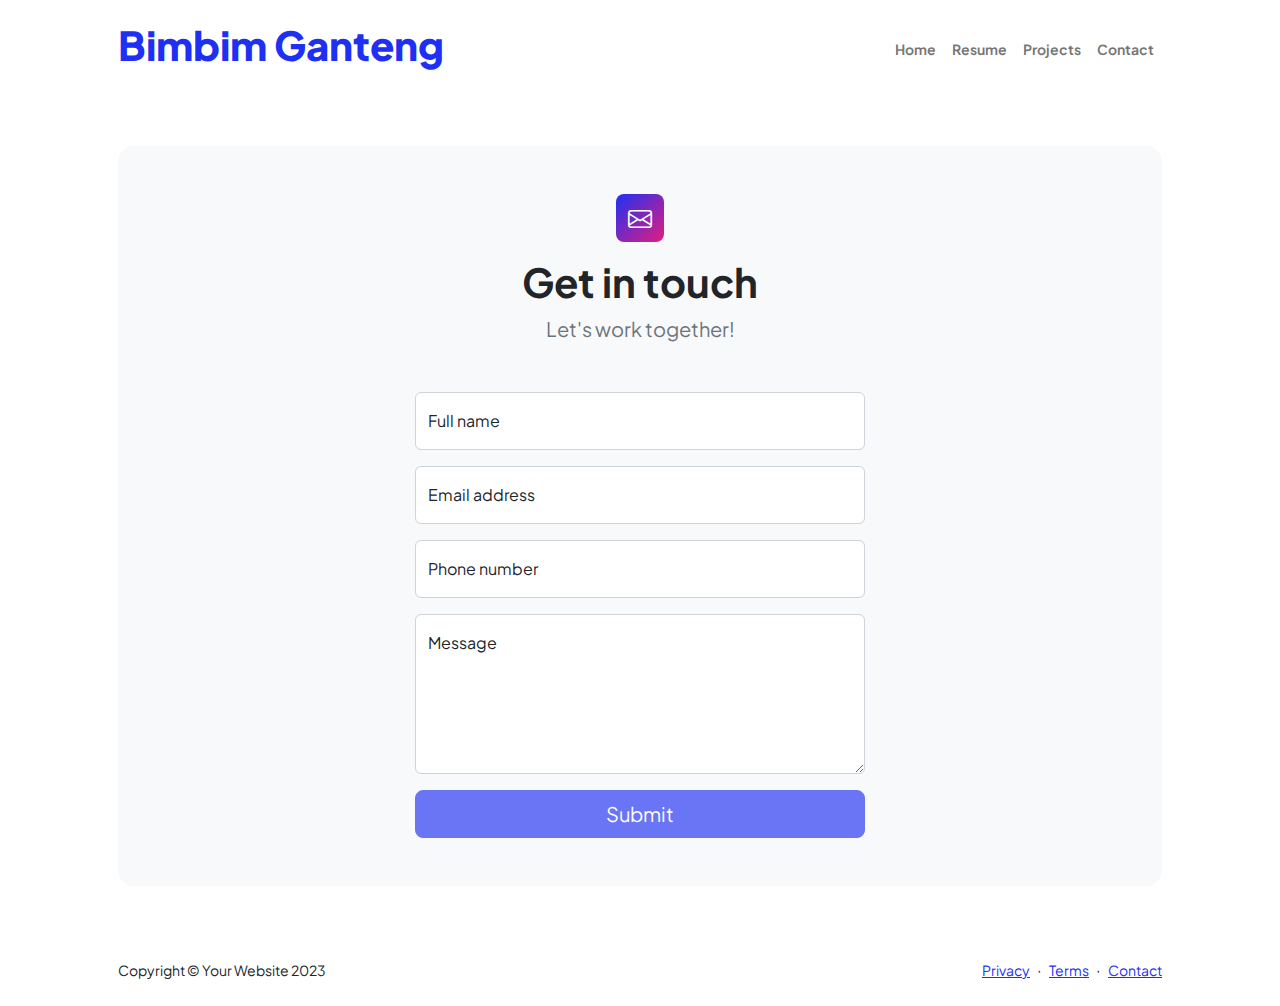
<file: contact.html>
<!DOCTYPE html>
<html lang="en">
  <head>
    <meta charset="utf-8" />
    <meta
      name="viewport"
      content="width=device-width, initial-scale=1, shrink-to-fit=no"
    />
    <meta name="description" content />
    <meta name="author" content />
    <title>Modern Business - Start Bootstrap Template</title>
    <!-- Favicon-->
    <link rel="icon" type="image/x-icon" href="assets/favicon.ico" />
    <!-- Custom Google font-->
    <link rel="preconnect" href="https://fonts.googleapis.com" />
    <link rel="preconnect" href="https://fonts.gstatic.com" crossorigin />
    <link
      href="https://fonts.googleapis.com/css2?family=Plus+Jakarta+Sans:wght@100;200;300;400;500;600;700;800;900&amp;display=swap"
      rel="stylesheet"
    />
    <!-- Bootstrap icons-->
    <link
      href="https://cdn.jsdelivr.net/npm/bootstrap-icons@1.8.1/font/bootstrap-icons.css"
      rel="stylesheet"
    />
    <!-- Core theme CSS (includes Bootstrap)-->
    <link href="css/styles.css" rel="stylesheet" />
  </head>
  <body class="d-flex flex-column">
    <main class="flex-shrink-0">
      <!-- Navigation-->
      <nav class="navbar navbar-expand-lg navbar-light bg-white py-3">
        <div class="container px-5">
          <a class="navbar-brand" href="index.html"
            ><span class="fw-bolder text-primary"
              ><h1 class="fw-bolder">Bimbim Ganteng</h1></span
            ></a
          >
          <button
            class="navbar-toggler"
            type="button"
            data-bs-toggle="collapse"
            data-bs-target="#navbarSupportedContent"
            aria-controls="navbarSupportedContent"
            aria-expanded="false"
            aria-label="Toggle navigation"
          >
            <span class="navbar-toggler-icon"></span>
          </button>
          <div class="collapse navbar-collapse" id="navbarSupportedContent">
            <ul class="navbar-nav ms-auto mb-2 mb-lg-0 small fw-bolder">
              <li class="nav-item">
                <a class="nav-link" href="index.html">Home</a>
              </li>
              <li class="nav-item">
                <a class="nav-link" href="resume.html">Resume</a>
              </li>
              <li class="nav-item">
                <a class="nav-link" href="projects.html">Projects</a>
              </li>
              <li class="nav-item">
                <a class="nav-link" href="contact.html">Contact</a>
              </li>
            </ul>
          </div>
        </div>
      </nav>
      <!-- Page content-->
      <section class="py-5">
        <div class="container px-5">
          <!-- Contact form-->
          <div class="bg-light rounded-4 py-5 px-4 px-md-5">
            <div class="text-center mb-5">
              <div
                class="feature bg-primary bg-gradient-primary-to-secondary text-white rounded-3 mb-3"
              >
                <i class="bi bi-envelope"></i>
              </div>
              <h1 class="fw-bolder">Get in touch</h1>
              <p class="lead fw-normal text-muted mb-0">Let's work together!</p>
            </div>
            <div class="row gx-5 justify-content-center">
              <div class="col-lg-8 col-xl-6">
                <!-- * * * * * * * * * * * * * * *-->
                <!-- * * SB Forms Contact Form * *-->
                <!-- * * * * * * * * * * * * * * *-->
                <!-- This form is pre-integrated with SB Forms.-->
                <!-- To make this form functional, sign up at-->
                <!-- https://startbootstrap.com/solution/contact-forms-->
                <!-- to get an API token!-->
                <form id="contactForm" data-sb-form-api-token="API_TOKEN">
                  <!-- Name input-->
                  <div class="form-floating mb-3">
                    <input
                      class="form-control"
                      id="name"
                      type="text"
                      placeholder="Enter your name..."
                      data-sb-validations="required"
                    />
                    <label for="name">Full name</label>
                    <div
                      class="invalid-feedback"
                      data-sb-feedback="name:required"
                    >
                      A name is required.
                    </div>
                  </div>
                  <!-- Email address input-->
                  <div class="form-floating mb-3">
                    <input
                      class="form-control"
                      id="email"
                      type="email"
                      placeholder="name@example.com"
                      data-sb-validations="required,email"
                    />
                    <label for="email">Email address</label>
                    <div
                      class="invalid-feedback"
                      data-sb-feedback="email:required"
                    >
                      An email is required.
                    </div>
                    <div
                      class="invalid-feedback"
                      data-sb-feedback="email:email"
                    >
                      Email is not valid.
                    </div>
                  </div>
                  <!-- Phone number input-->
                  <div class="form-floating mb-3">
                    <input
                      class="form-control"
                      id="phone"
                      type="tel"
                      placeholder="(123) 456-7890"
                      data-sb-validations="required"
                    />
                    <label for="phone">Phone number</label>
                    <div
                      class="invalid-feedback"
                      data-sb-feedback="phone:required"
                    >
                      A phone number is required.
                    </div>
                  </div>
                  <!-- Message input-->
                  <div class="form-floating mb-3">
                    <textarea
                      class="form-control"
                      id="message"
                      type="text"
                      placeholder="Enter your message here..."
                      style="height: 10rem"
                      data-sb-validations="required"
                    ></textarea>
                    <label for="message">Message</label>
                    <div
                      class="invalid-feedback"
                      data-sb-feedback="message:required"
                    >
                      A message is required.
                    </div>
                  </div>
                  <!-- Submit success message-->
                  <!---->
                  <!-- This is what your users will see when the form-->
                  <!-- has successfully submitted-->
                  <div class="d-none" id="submitSuccessMessage">
                    <div class="text-center mb-3">
                      <div class="fw-bolder">Form submission successful!</div>
                      To activate this form, sign up at
                      <br />
                      <a
                        href="https://startbootstrap.com/solution/contact-forms"
                        >https://startbootstrap.com/solution/contact-forms</a
                      >
                    </div>
                  </div>
                  <!-- Submit error message-->
                  <!---->
                  <!-- This is what your users will see when there is-->
                  <!-- an error submitting the form-->
                  <div class="d-none" id="submitErrorMessage">
                    <div class="text-center text-danger mb-3">
                      Error sending message!
                    </div>
                  </div>
                  <!-- Submit Button-->
                  <div class="d-grid">
                    <button
                      class="btn btn-primary btn-lg disabled"
                      id="submitButton"
                      type="submit"
                    >
                      Submit
                    </button>
                  </div>
                </form>
              </div>
            </div>
          </div>
        </div>
      </section>
    </main>
    <!-- Footer-->
    <footer class="bg-white py-4 mt-auto">
      <div class="container px-5">
        <div
          class="row align-items-center justify-content-between flex-column flex-sm-row"
        >
          <div class="col-auto">
            <div class="small m-0">Copyright &copy; Your Website 2023</div>
          </div>
          <div class="col-auto">
            <a class="small" href="#!">Privacy</a>
            <span class="mx-1">&middot;</span>
            <a class="small" href="#!">Terms</a>
            <span class="mx-1">&middot;</span>
            <a class="small" href="#!">Contact</a>
          </div>
        </div>
      </div>
    </footer>
    <!-- Bootstrap core JS-->
    <script src="https://cdn.jsdelivr.net/npm/bootstrap@5.2.3/dist/js/bootstrap.bundle.min.js"></script>
    <!-- Core theme JS-->
    <script src="js/scripts.js"></script>
    <!-- * * * * * * * * * * * * * * * * * * * * * * * * * * * * * * * * * * * * * * * *-->
    <!-- * *                               SB Forms JS                               * *-->
    <!-- * * Activate your form at https://startbootstrap.com/solution/contact-forms * *-->
    <!-- * * * * * * * * * * * * * * * * * * * * * * * * * * * * * * * * * * * * * * * *-->
    <script src="https://cdn.startbootstrap.com/sb-forms-latest.js"></script>
  </body>
</html>
</file>
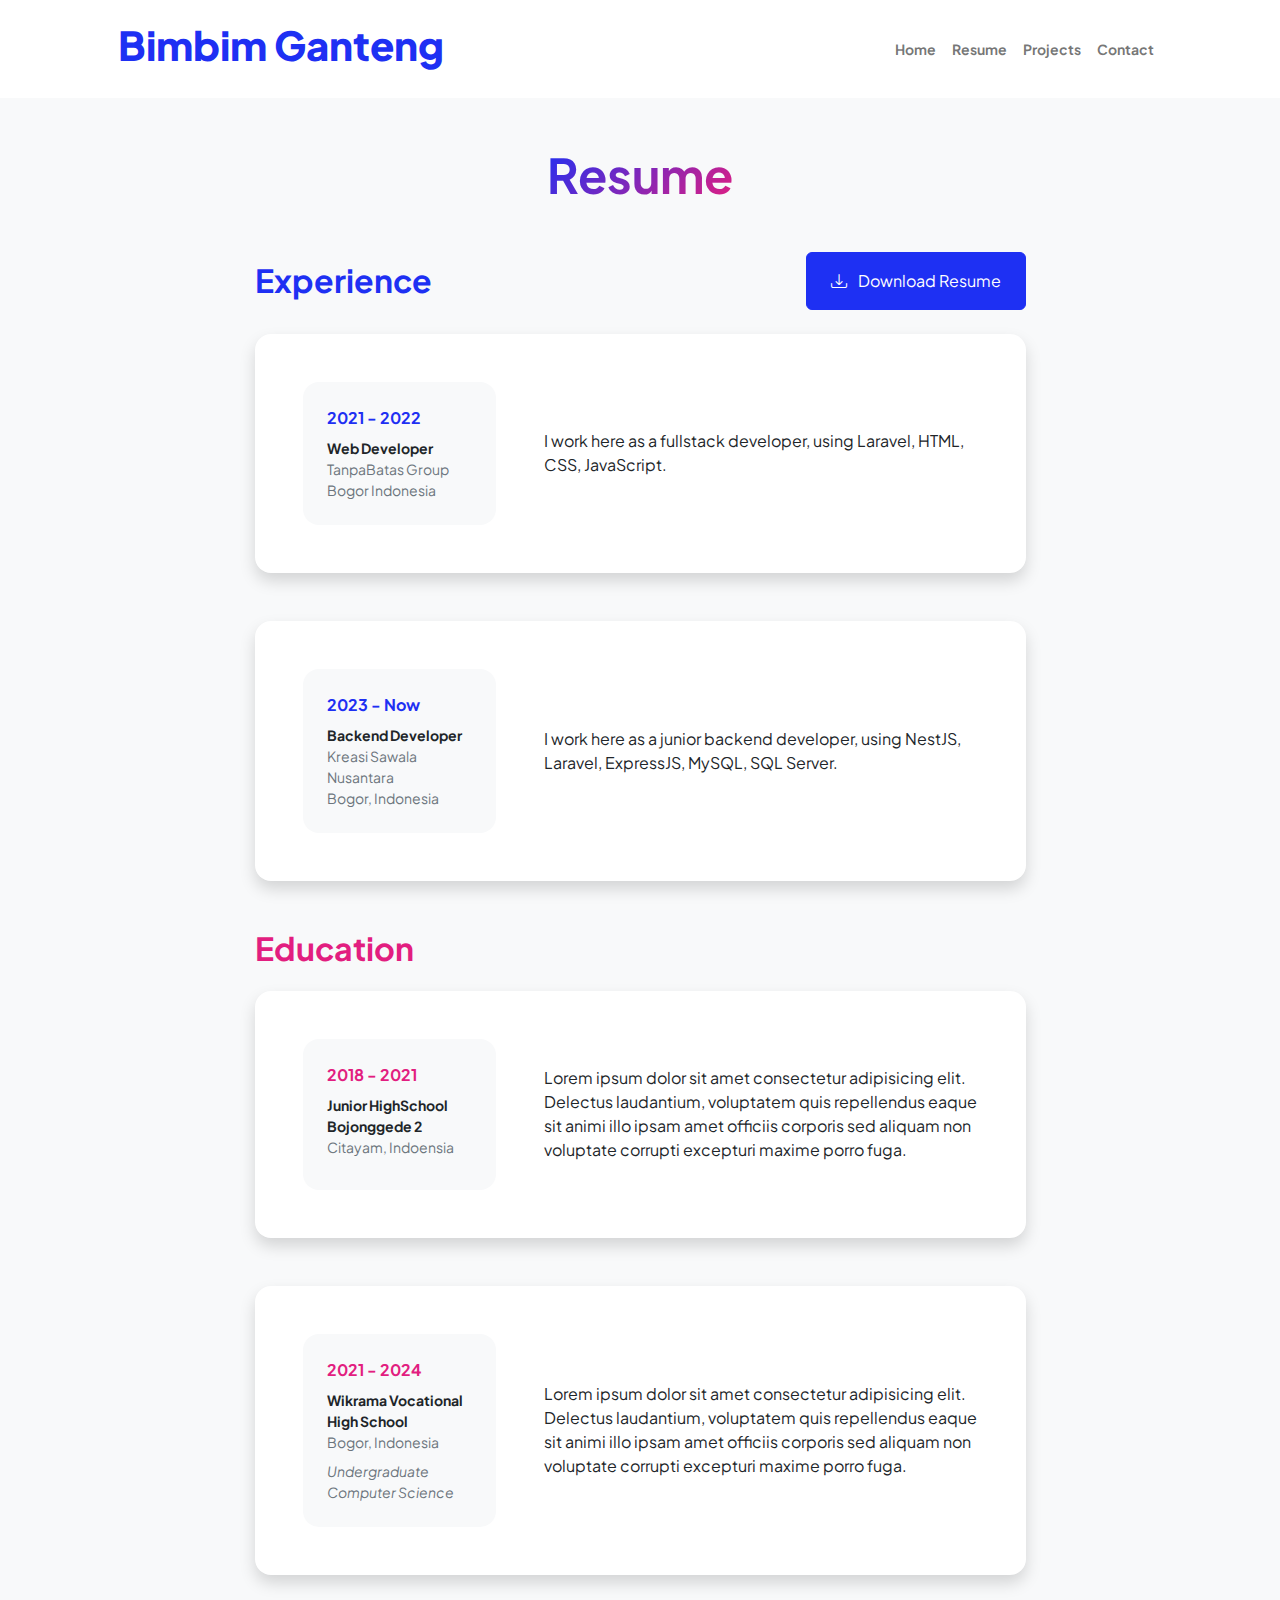
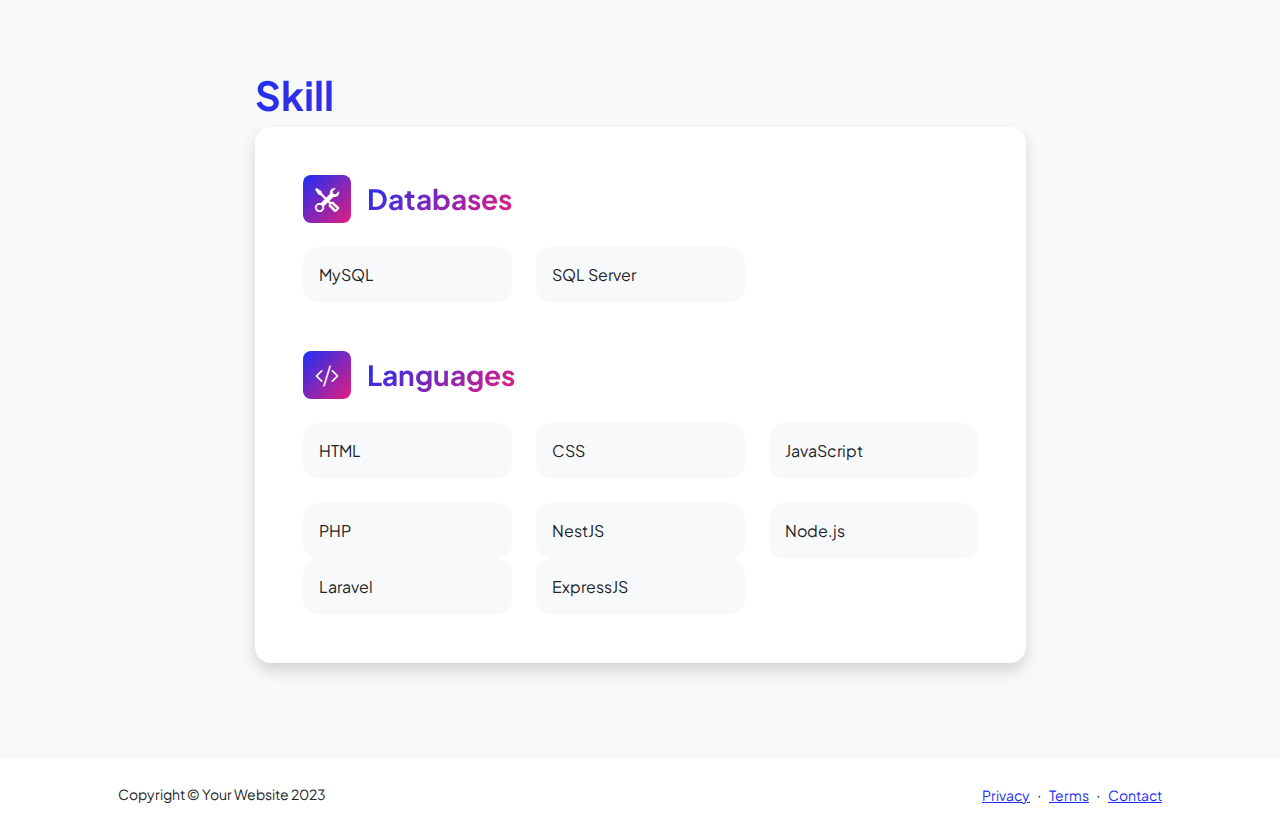
<file: resume.html>
<!DOCTYPE html>
<html lang="en">
  <head>
    <meta charset="utf-8" />
    <meta
      name="viewport"
      content="width=device-width, initial-scale=1, shrink-to-fit=no"
    />
    <meta name="description" content="" />
    <meta name="author" content="" />
    <title>Personal - Start Bootstrap Template</title>
    <!-- Favicon-->
    <link rel="icon" type="image/x-icon" href="assets/favicon.ico" />
    <!-- Custom Google font-->
    <link rel="preconnect" href="https://fonts.googleapis.com" />
    <link rel="preconnect" href="https://fonts.gstatic.com" crossorigin />
    <link
      href="https://fonts.googleapis.com/css2?family=Plus+Jakarta+Sans:wght@100;200;300;400;500;600;700;800;900&amp;display=swap"
      rel="stylesheet"
    />
    <!-- Bootstrap icons-->
    <link
      href="https://cdn.jsdelivr.net/npm/bootstrap-icons@1.8.1/font/bootstrap-icons.css"
      rel="stylesheet"
    />
    <!-- Core theme CSS (includes Bootstrap)-->
    <link href="css/styles.css" rel="stylesheet" />
  </head>
  <body class="d-flex flex-column h-100 bg-light">
    <main class="flex-shrink-0">
      <!-- Navigation-->
      <nav class="navbar navbar-expand-lg navbar-light bg-white py-3">
        <div class="container px-5">
          <a class="navbar-brand" href="index.html"
            ><span class="fw-bolder text-primary"
              ><h1 class="fw-bolder">Bimbim Ganteng</h1></span
            ></a
          >
          <button
            class="navbar-toggler"
            type="button"
            data-bs-toggle="collapse"
            data-bs-target="#navbarSupportedContent"
            aria-controls="navbarSupportedContent"
            aria-expanded="false"
            aria-label="Toggle navigation"
          >
            <span class="navbar-toggler-icon"></span>
          </button>
          <div class="collapse navbar-collapse" id="navbarSupportedContent">
            <ul class="navbar-nav ms-auto mb-2 mb-lg-0 small fw-bolder">
              <li class="nav-item">
                <a class="nav-link" href="index.html">Home</a>
              </li>
              <li class="nav-item">
                <a class="nav-link" href="resume.html">Resume</a>
              </li>
              <li class="nav-item">
                <a class="nav-link" href="projects.html">Projects</a>
              </li>
              <li class="nav-item">
                <a class="nav-link" href="contact.html">Contact</a>
              </li>
            </ul>
          </div>
        </div>
      </nav>
      <!-- Page Content-->
      <div class="container px-5 my-5">
        <div class="text-center mb-5">
          <h1 class="display-5 fw-bolder mb-0">
            <span class="text-gradient d-inline">Resume</span>
          </h1>
        </div>
        <div class="row gx-5 justify-content-center">
          <div class="col-lg-11 col-xl-9 col-xxl-8">
            <!-- Experience Section-->
            <section>
              <div
                class="d-flex align-items-center justify-content-between mb-4"
              >
                <h2 class="text-primary fw-bolder mb-0">Experience</h2>
                <!-- Download resume button-->
                <!-- Note: Set the link href target to a PDF file within your project-->
                <a
                  class="btn btn-primary px-4 py-3"
                  href="./resume/Abimanyu satria megantara-resume.pdf"
                >
                  <div class="d-inline-block bi bi-download me-2"></div>
                  Download Resume
                </a>
              </div>
              <!-- Experience Card 1-->
              <div class="card shadow border-0 rounded-4 mb-5">
                <div class="card-body p-5">
                  <div class="row align-items-center gx-5">
                    <div class="col text-center text-lg-start mb-4 mb-lg-0">
                      <div class="bg-light p-4 rounded-4">
                        <div class="text-primary fw-bolder mb-2">
                          2021 - 2022
                        </div>
                        <div class="small fw-bolder">Web Developer</div>
                        <div class="small text-muted">TanpaBatas Group</div>
                        <div class="small text-muted">Bogor Indonesia</div>
                      </div>
                    </div>
                    <div class="col-lg-8">
                      <div>
                        I work here as a fullstack developer, using Laravel,
                        HTML, CSS, JavaScript.
                      </div>
                    </div>
                  </div>
                </div>
              </div>
              <!-- Experience Card 2-->
              <div class="card shadow border-0 rounded-4 mb-5">
                <div class="card-body p-5">
                  <div class="row align-items-center gx-5">
                    <div class="col text-center text-lg-start mb-4 mb-lg-0">
                      <div class="bg-light p-4 rounded-4">
                        <div class="text-primary fw-bolder mb-2">
                          2023 - Now
                        </div>
                        <div class="small fw-bolder">Backend Developer</div>
                        <div class="small text-muted">
                          Kreasi Sawala Nusantara
                        </div>
                        <div class="small text-muted">Bogor, Indonesia</div>
                      </div>
                    </div>
                    <div class="col-lg-8">
                      <div>
                        I work here as a junior backend developer, using NestJS,
                        Laravel, ExpressJS, MySQL, SQL Server.
                      </div>
                    </div>
                  </div>
                </div>
              </div>
            </section>
            <!-- Education Section-->
            <section>
              <h2 class="text-secondary fw-bolder mb-4">Education</h2>
              <!-- Education Card 1-->
              <div class="card shadow border-0 rounded-4 mb-5">
                <div class="card-body p-5">
                  <div class="row align-items-center gx-5">
                    <div class="col text-center text-lg-start mb-4 mb-lg-0">
                      <div class="bg-light p-4 rounded-4">
                        <div class="text-secondary fw-bolder mb-2">
                          2018 - 2021
                        </div>
                        <div class="mb-2">
                          <div class="small fw-bolder">
                            Junior HighSchool Bojonggede 2
                          </div>
                          <div class="small text-muted">Citayam, Indoensia</div>
                        </div>
                        <!-- <div class="fst-italic">
                          <div class="small text-muted">Master's</div>
                          <div class="small text-muted">Web Development</div>
                        </div> -->
                      </div>
                    </div>
                    <div class="col-lg-8">
                      <div>
                        Lorem ipsum dolor sit amet consectetur adipisicing elit.
                        Delectus laudantium, voluptatem quis repellendus eaque
                        sit animi illo ipsam amet officiis corporis sed aliquam
                        non voluptate corrupti excepturi maxime porro fuga.
                      </div>
                    </div>
                  </div>
                </div>
              </div>
              <!-- Education Card 2-->
              <div class="card shadow border-0 rounded-4 mb-5">
                <div class="card-body p-5">
                  <div class="row align-items-center gx-5">
                    <div class="col text-center text-lg-start mb-4 mb-lg-0">
                      <div class="bg-light p-4 rounded-4">
                        <div class="text-secondary fw-bolder mb-2">
                          2021 - 2024
                        </div>
                        <div class="mb-2">
                          <div class="small fw-bolder">
                            Wikrama Vocational High School
                          </div>
                          <div class="small text-muted">Bogor, Indonesia</div>
                        </div>
                        <div class="fst-italic">
                          <div class="small text-muted">Undergraduate</div>
                          <div class="small text-muted">Computer Science</div>
                        </div>
                      </div>
                    </div>
                    <div class="col-lg-8">
                      <div>
                        Lorem ipsum dolor sit amet consectetur adipisicing elit.
                        Delectus laudantium, voluptatem quis repellendus eaque
                        sit animi illo ipsam amet officiis corporis sed aliquam
                        non voluptate corrupti excepturi maxime porro fuga.
                      </div>
                    </div>
                  </div>
                </div>
              </div>
            </section>
            <!-- Divider-->
            <div class="pb-5"></div>
            <!-- Skills Section-->
            <section>
              <h1 class="text-gradient fw-bolder">Skill</h1>
              <!-- Skillset Card-->
              <div class="card shadow border-0 rounded-4 mb-5">
                <div class="card-body p-5">
                  <!-- Professional skills list-->
                  <div class="mb-5">
                    <div class="d-flex align-items-center mb-4">
                      <div
                        class="feature bg-primary bg-gradient-primary-to-secondary text-white rounded-3 me-3"
                      >
                        <i class="bi bi-tools"></i>
                      </div>
                      <h3 class="fw-bolder mb-0">
                        <span class="text-gradient d-inline">Databases</span>
                      </h3>
                    </div>
                    <div class="row row-cols-1 row-cols-md-3 mb-4">
                      <div class="col">
                        <div
                          class="d-flex align-items-center bg-light rounded-4 p-3 h-100"
                        >
                          MySQL
                        </div>
                      </div>
                      <div class="col">
                        <div
                          class="d-flex align-items-center bg-light rounded-4 p-3 h-100"
                        >
                          SQL Server
                        </div>
                      </div>
                    </div>
                  </div>
                  <!-- Languages list-->
                  <div class="mb-0">
                    <div class="d-flex align-items-center mb-4">
                      <div
                        class="feature bg-primary bg-gradient-primary-to-secondary text-white rounded-3 me-3"
                      >
                        <i class="bi bi-code-slash"></i>
                      </div>
                      <h3 class="fw-bolder mb-0">
                        <span class="text-gradient d-inline">Languages</span>
                      </h3>
                    </div>
                    <div class="row row-cols-1 row-cols-md-3 mb-4">
                      <div class="col mb-4 mb-md-0">
                        <div
                          class="d-flex align-items-center bg-light rounded-4 p-3 h-100"
                        >
                          HTML
                        </div>
                      </div>
                      <div class="col mb-4 mb-md-0">
                        <div
                          class="d-flex align-items-center bg-light rounded-4 p-3 h-100"
                        >
                          CSS
                        </div>
                      </div>
                      <div class="col">
                        <div
                          class="d-flex align-items-center bg-light rounded-4 p-3 h-100"
                        >
                          JavaScript
                        </div>
                      </div>
                    </div>
                    <div class="row row-cols-1 row-cols-md-3">
                      <div class="col mb-4 mb-md-0">
                        <div
                          class="d-flex align-items-center bg-light rounded-4 p-3 h-100"
                        >
                          PHP
                        </div>
                      </div>
                      <div class="col mb-4 mb-md-0">
                        <div
                          class="d-flex align-items-center bg-light rounded-4 p-3 h-100"
                        >
                          NestJS
                        </div>
                      </div>
                      <div class="col">
                        <div
                          class="d-flex align-items-center bg-light rounded-4 p-3 h-100"
                        >
                          Node.js
                        </div>
                      </div>
                      <div class="col mb-4 mb-md-0">
                        <div
                          class="d-flex align-items-center bg-light rounded-4 p-3 h-100"
                        >
                          Laravel
                        </div>
                      </div>
                      <div class="col">
                        <div
                          class="d-flex align-items-center bg-light rounded-4 p-3 h-100"
                        >
                          ExpressJS
                        </div>
                      </div>
                    </div>
                  </div>
                </div>
              </div>
            </section>
          </div>
        </div>
      </div>
    </main>
    <!-- Footer-->
    <footer class="bg-white py-4 mt-auto">
      <div class="container px-5">
        <div
          class="row align-items-center justify-content-between flex-column flex-sm-row"
        >
          <div class="col-auto">
            <div class="small m-0">Copyright &copy; Your Website 2023</div>
          </div>
          <div class="col-auto">
            <a class="small" href="#!">Privacy</a>
            <span class="mx-1">&middot;</span>
            <a class="small" href="#!">Terms</a>
            <span class="mx-1">&middot;</span>
            <a class="small" href="#!">Contact</a>
          </div>
        </div>
      </div>
    </footer>
    <!-- Bootstrap core JS-->
    <script src="https://cdn.jsdelivr.net/npm/bootstrap@5.2.3/dist/js/bootstrap.bundle.min.js"></script>
    <!-- Core theme JS-->
    <script src="js/scripts.js"></script>
  </body>
</html>
</file>
